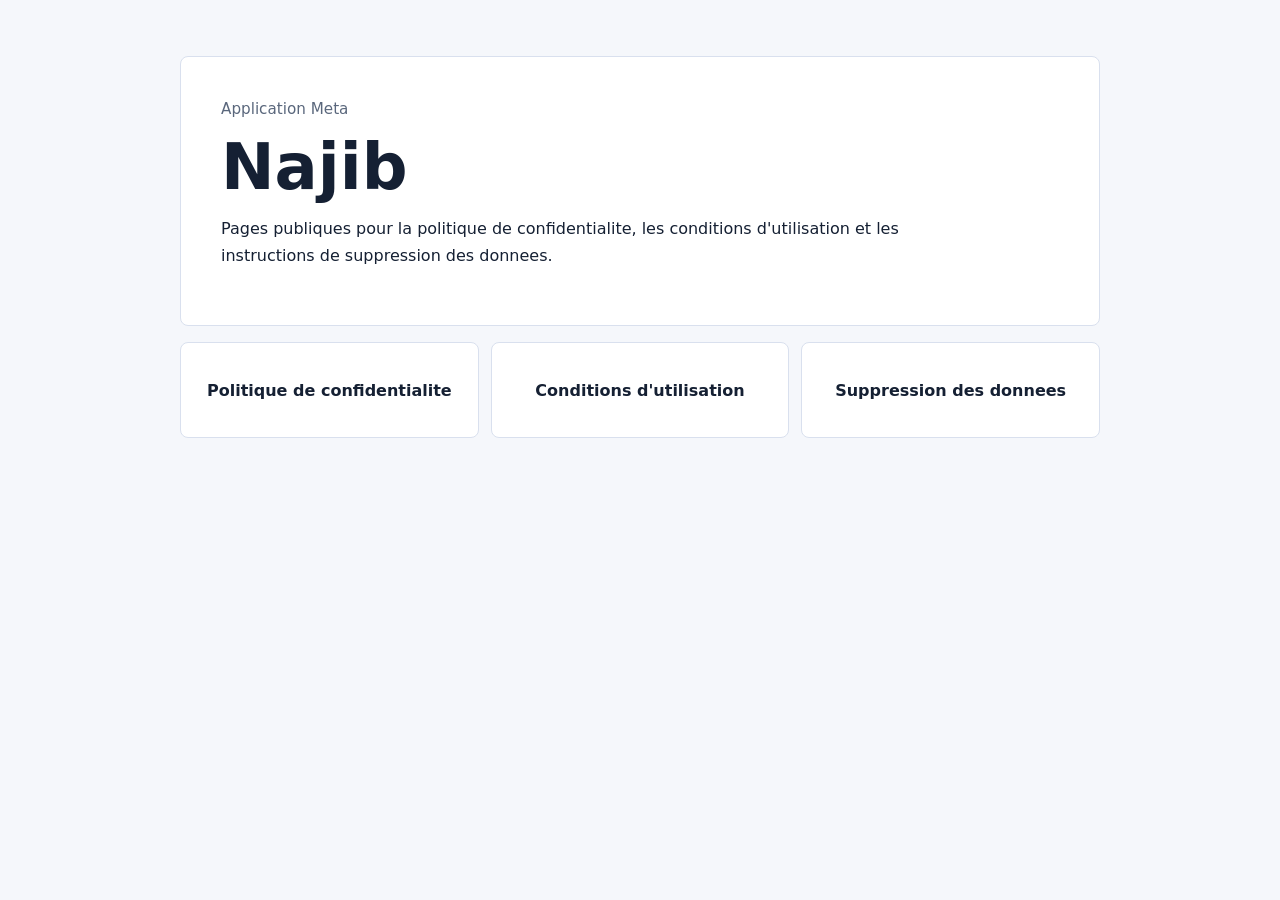
<file: index.html>
<!doctype html>
<html lang="fr">
  <head>
    <meta charset="utf-8">
    <meta name="viewport" content="width=device-width, initial-scale=1">
    <title>Najib - Informations legales</title>
    <link rel="stylesheet" href="style.css">
  </head>
  <body>
    <main class="page">
      <section class="hero">
        <p class="eyebrow">Application Meta</p>
        <h1>Najib</h1>
        <p>
          Pages publiques pour la politique de confidentialite, les conditions
          d'utilisation et les instructions de suppression des donnees.
        </p>
      </section>

      <nav class="links" aria-label="Pages legales">
        <a href="privacy.html">Politique de confidentialite</a>
        <a href="terms.html">Conditions d'utilisation</a>
        <a href="data-deletion.html">Suppression des donnees</a>
      </nav>
    </main>
  </body>
</html>
</file>
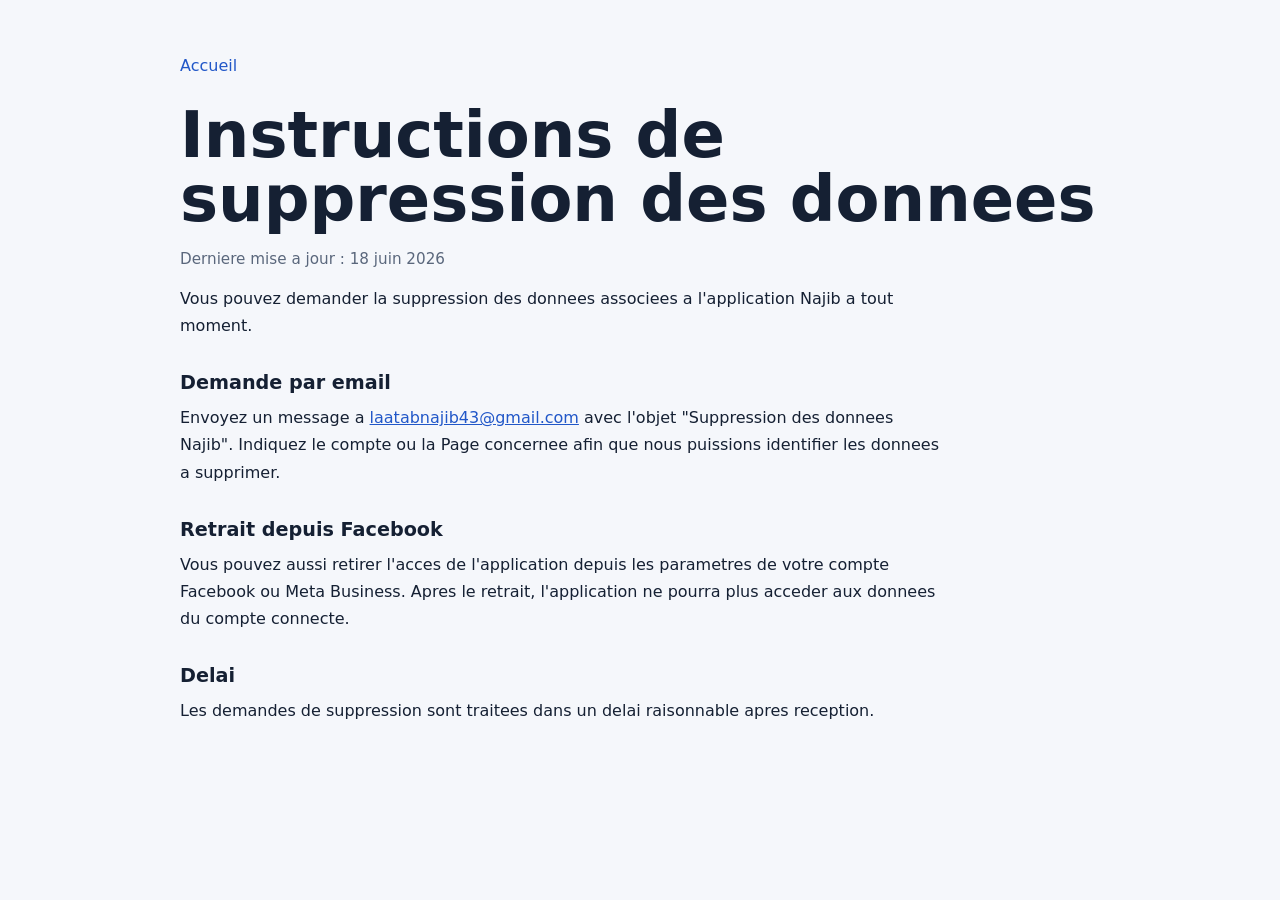
<file: data-deletion.html>
<!doctype html>
<html lang="fr">
  <head>
    <meta charset="utf-8">
    <meta name="viewport" content="width=device-width, initial-scale=1">
    <title>Suppression des donnees - Najib</title>
    <link rel="stylesheet" href="style.css">
  </head>
  <body>
    <main class="page content">
      <a class="back" href="index.html">Accueil</a>
      <h1>Instructions de suppression des donnees</h1>
      <p class="updated">Derniere mise a jour : 18 juin 2026</p>

      <p>
        Vous pouvez demander la suppression des donnees associees a
        l'application Najib a tout moment.
      </p>

      <h2>Demande par email</h2>
      <p>
        Envoyez un message a
        <a href="mailto:laatabnajib43@gmail.com">laatabnajib43@gmail.com</a>
        avec l'objet "Suppression des donnees Najib". Indiquez le compte ou la
        Page concernee afin que nous puissions identifier les donnees a
        supprimer.
      </p>

      <h2>Retrait depuis Facebook</h2>
      <p>
        Vous pouvez aussi retirer l'acces de l'application depuis les
        parametres de votre compte Facebook ou Meta Business. Apres le retrait,
        l'application ne pourra plus acceder aux donnees du compte connecte.
      </p>

      <h2>Delai</h2>
      <p>
        Les demandes de suppression sont traitees dans un delai raisonnable
        apres reception.
      </p>
    </main>
  </body>
</html>
</file>
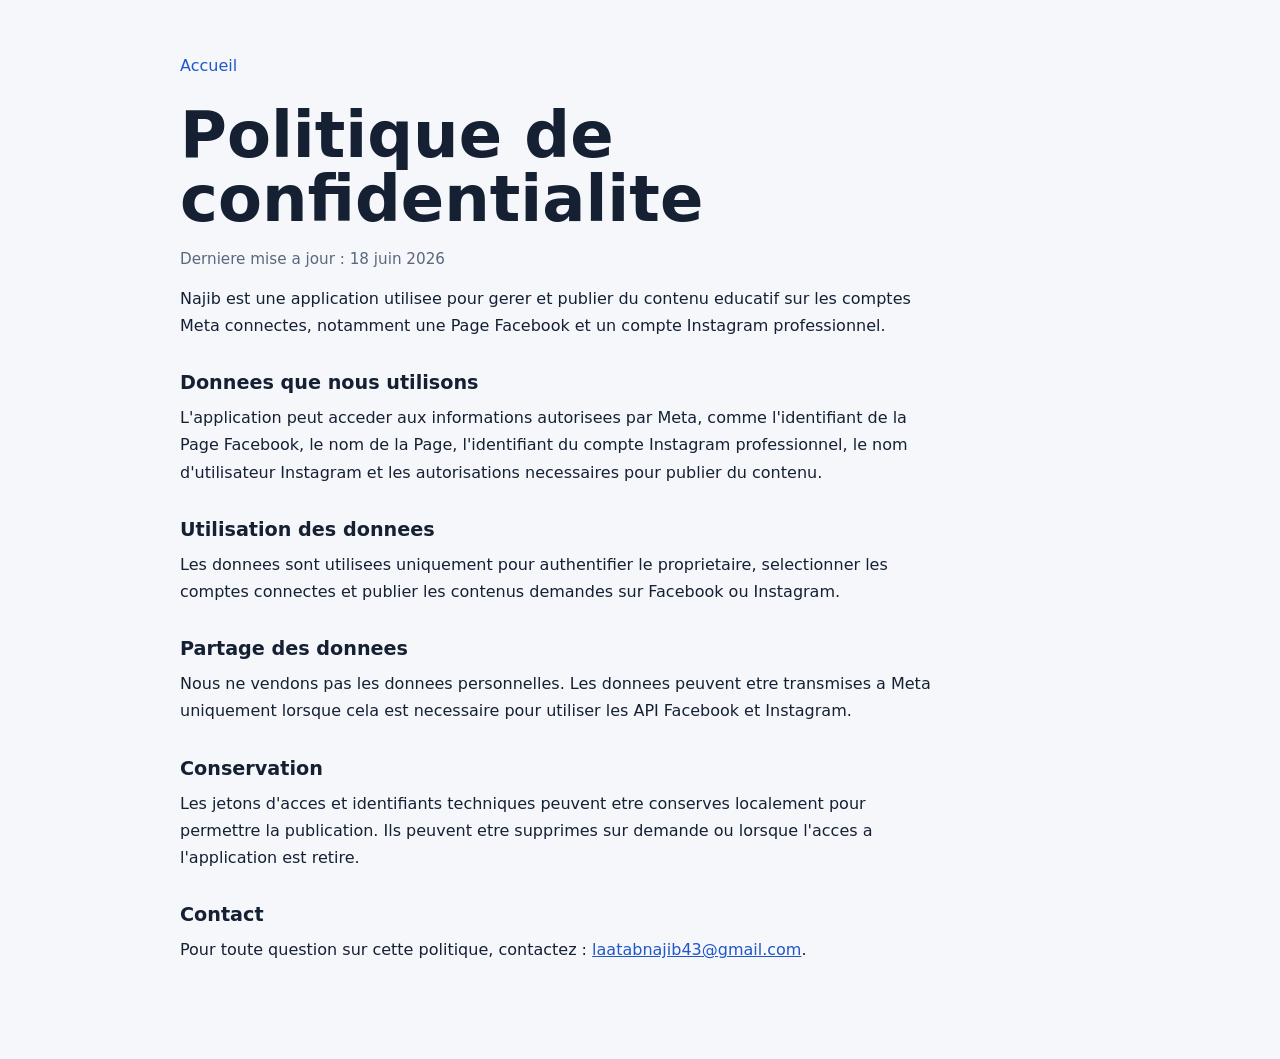
<file: privacy.html>
<!doctype html>
<html lang="fr">
  <head>
    <meta charset="utf-8">
    <meta name="viewport" content="width=device-width, initial-scale=1">
    <title>Politique de confidentialite - Najib</title>
    <link rel="stylesheet" href="style.css">
  </head>
  <body>
    <main class="page content">
      <a class="back" href="index.html">Accueil</a>
      <h1>Politique de confidentialite</h1>
      <p class="updated">Derniere mise a jour : 18 juin 2026</p>

      <p>
        Najib est une application utilisee pour gerer et publier du contenu
        educatif sur les comptes Meta connectes, notamment une Page Facebook et
        un compte Instagram professionnel.
      </p>

      <h2>Donnees que nous utilisons</h2>
      <p>
        L'application peut acceder aux informations autorisees par Meta, comme
        l'identifiant de la Page Facebook, le nom de la Page, l'identifiant du
        compte Instagram professionnel, le nom d'utilisateur Instagram et les
        autorisations necessaires pour publier du contenu.
      </p>

      <h2>Utilisation des donnees</h2>
      <p>
        Les donnees sont utilisees uniquement pour authentifier le proprietaire,
        selectionner les comptes connectes et publier les contenus demandes sur
        Facebook ou Instagram.
      </p>

      <h2>Partage des donnees</h2>
      <p>
        Nous ne vendons pas les donnees personnelles. Les donnees peuvent etre
        transmises a Meta uniquement lorsque cela est necessaire pour utiliser
        les API Facebook et Instagram.
      </p>

      <h2>Conservation</h2>
      <p>
        Les jetons d'acces et identifiants techniques peuvent etre conserves
        localement pour permettre la publication. Ils peuvent etre supprimes sur
        demande ou lorsque l'acces a l'application est retire.
      </p>

      <h2>Contact</h2>
      <p>
        Pour toute question sur cette politique, contactez :
        <a href="mailto:laatabnajib43@gmail.com">laatabnajib43@gmail.com</a>.
      </p>
    </main>
  </body>
</html>
</file>
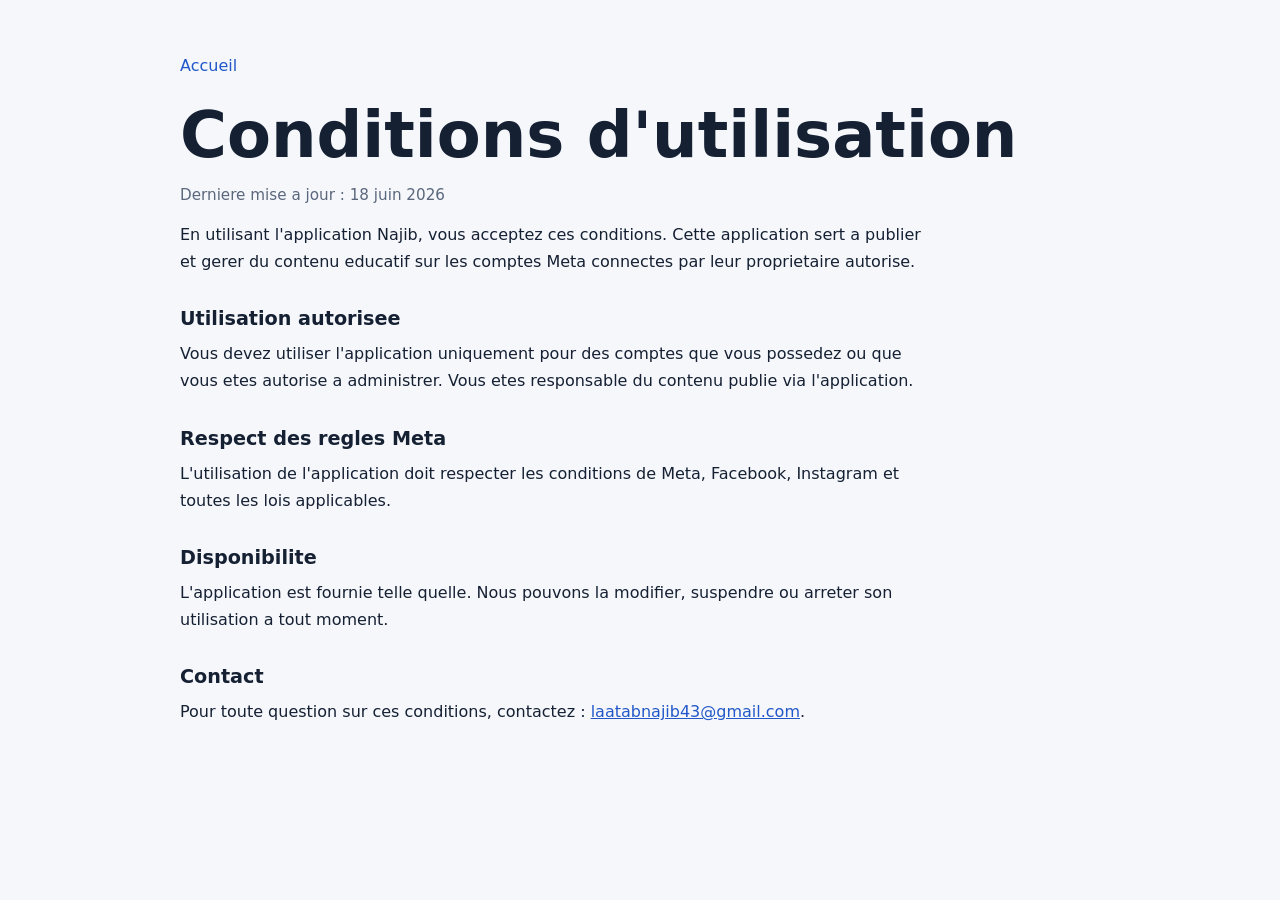
<file: terms.html>
<!doctype html>
<html lang="fr">
  <head>
    <meta charset="utf-8">
    <meta name="viewport" content="width=device-width, initial-scale=1">
    <title>Conditions d'utilisation - Najib</title>
    <link rel="stylesheet" href="style.css">
  </head>
  <body>
    <main class="page content">
      <a class="back" href="index.html">Accueil</a>
      <h1>Conditions d'utilisation</h1>
      <p class="updated">Derniere mise a jour : 18 juin 2026</p>

      <p>
        En utilisant l'application Najib, vous acceptez ces conditions. Cette
        application sert a publier et gerer du contenu educatif sur les comptes
        Meta connectes par leur proprietaire autorise.
      </p>

      <h2>Utilisation autorisee</h2>
      <p>
        Vous devez utiliser l'application uniquement pour des comptes que vous
        possedez ou que vous etes autorise a administrer. Vous etes responsable
        du contenu publie via l'application.
      </p>

      <h2>Respect des regles Meta</h2>
      <p>
        L'utilisation de l'application doit respecter les conditions de Meta,
        Facebook, Instagram et toutes les lois applicables.
      </p>

      <h2>Disponibilite</h2>
      <p>
        L'application est fournie telle quelle. Nous pouvons la modifier,
        suspendre ou arreter son utilisation a tout moment.
      </p>

      <h2>Contact</h2>
      <p>
        Pour toute question sur ces conditions, contactez :
        <a href="mailto:laatabnajib43@gmail.com">laatabnajib43@gmail.com</a>.
      </p>
    </main>
  </body>
</html>
</file>
<file: style.css>
:root {
  color-scheme: light;
  font-family: Inter, ui-sans-serif, system-ui, -apple-system, BlinkMacSystemFont, "Segoe UI", sans-serif;
  background: #f5f7fb;
  color: #152033;
}

* {
  box-sizing: border-box;
}

body {
  margin: 0;
  min-height: 100vh;
}

a {
  color: #2157c8;
}

.page {
  width: min(920px, calc(100% - 32px));
  margin: 0 auto;
  padding: 56px 0;
}

.hero {
  padding: 40px;
  border: 1px solid #d9e0ee;
  border-radius: 8px;
  background: #ffffff;
}

.eyebrow,
.updated {
  margin: 0 0 12px;
  color: #5a677c;
  font-size: 0.95rem;
}

h1 {
  margin: 0 0 16px;
  font-size: clamp(2rem, 5vw, 4rem);
  line-height: 1;
}

h2 {
  margin: 32px 0 10px;
  font-size: 1.2rem;
}

p {
  max-width: 760px;
  margin: 0 0 16px;
  line-height: 1.7;
}

.links {
  display: grid;
  grid-template-columns: repeat(3, minmax(0, 1fr));
  gap: 12px;
  margin-top: 16px;
}

.links a {
  display: flex;
  min-height: 96px;
  align-items: center;
  justify-content: center;
  padding: 18px;
  border: 1px solid #d9e0ee;
  border-radius: 8px;
  background: #ffffff;
  color: #152033;
  font-weight: 700;
  text-align: center;
  text-decoration: none;
}

.content {
  padding-bottom: 80px;
}

.back {
  display: inline-block;
  margin-bottom: 28px;
  text-decoration: none;
}

@media (max-width: 720px) {
  .page {
    padding: 28px 0;
  }

  .hero {
    padding: 28px;
  }

  .links {
    grid-template-columns: 1fr;
  }
}
</file>
